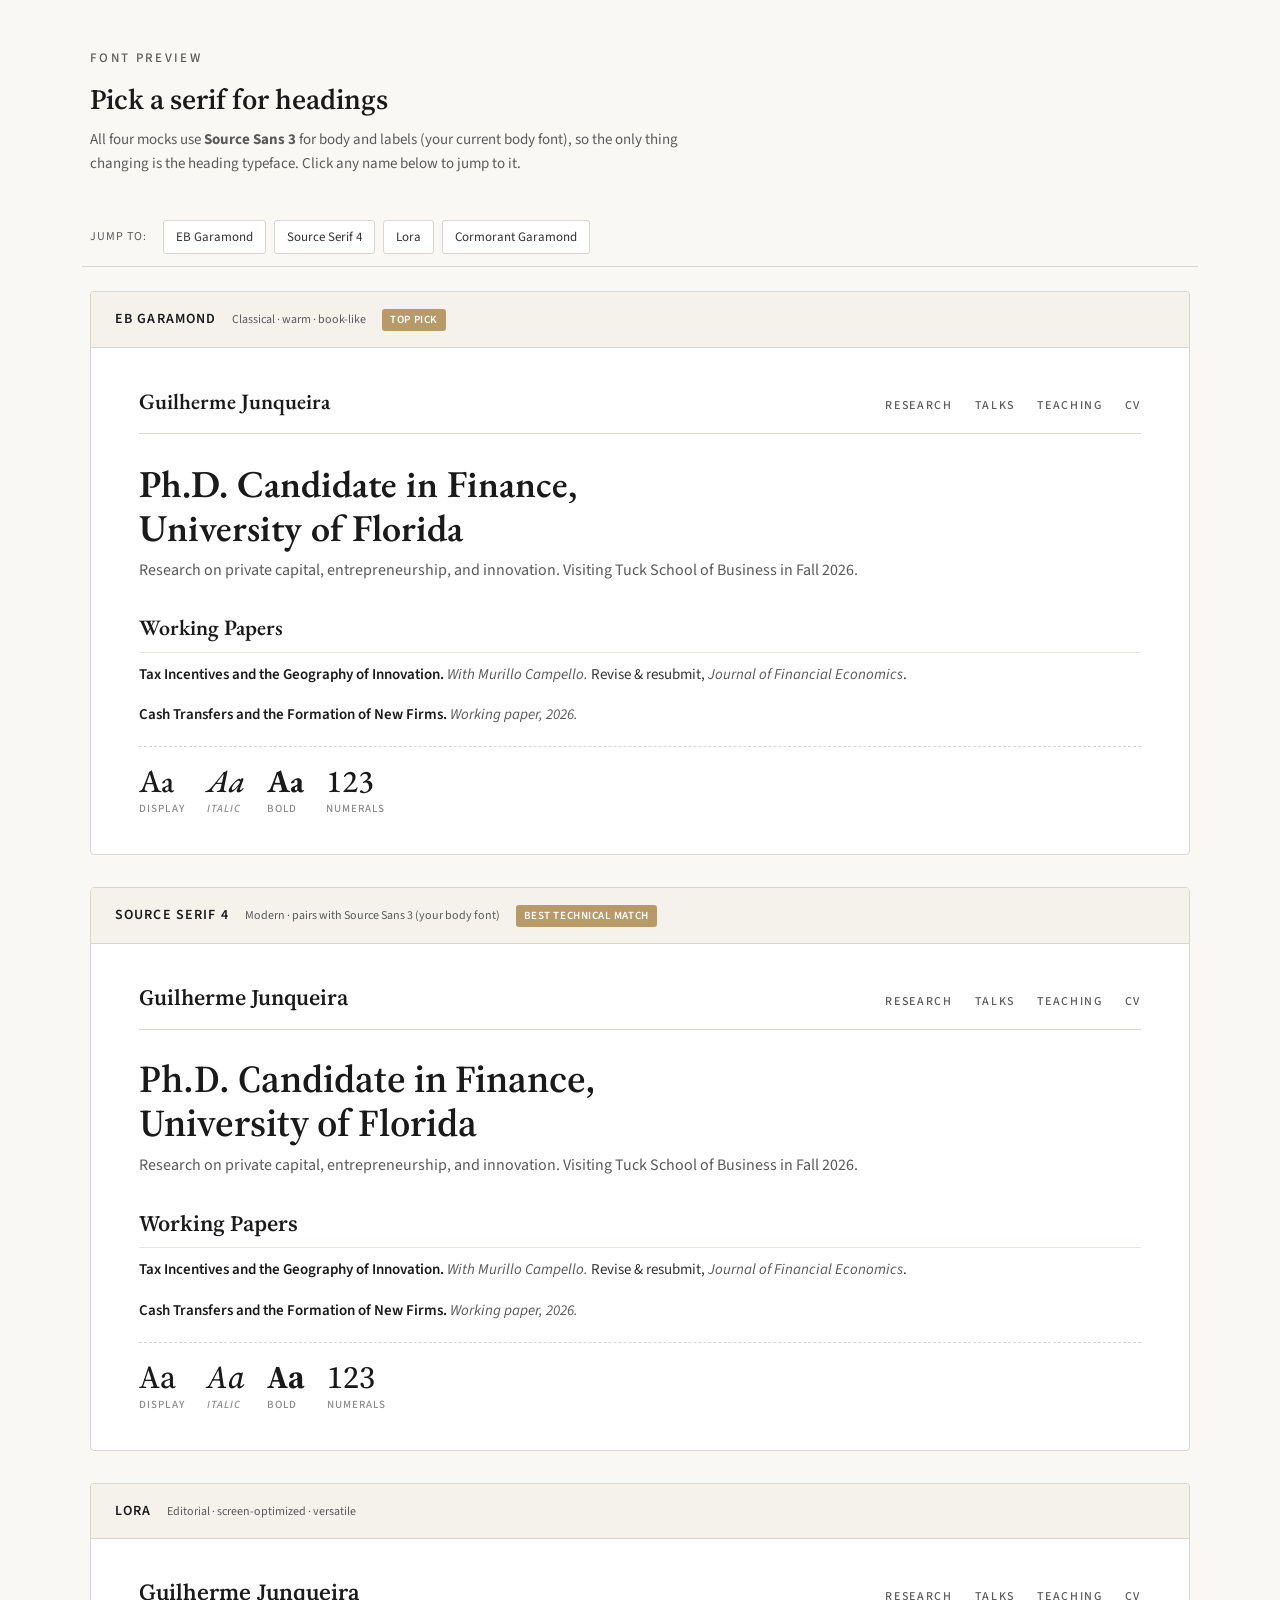
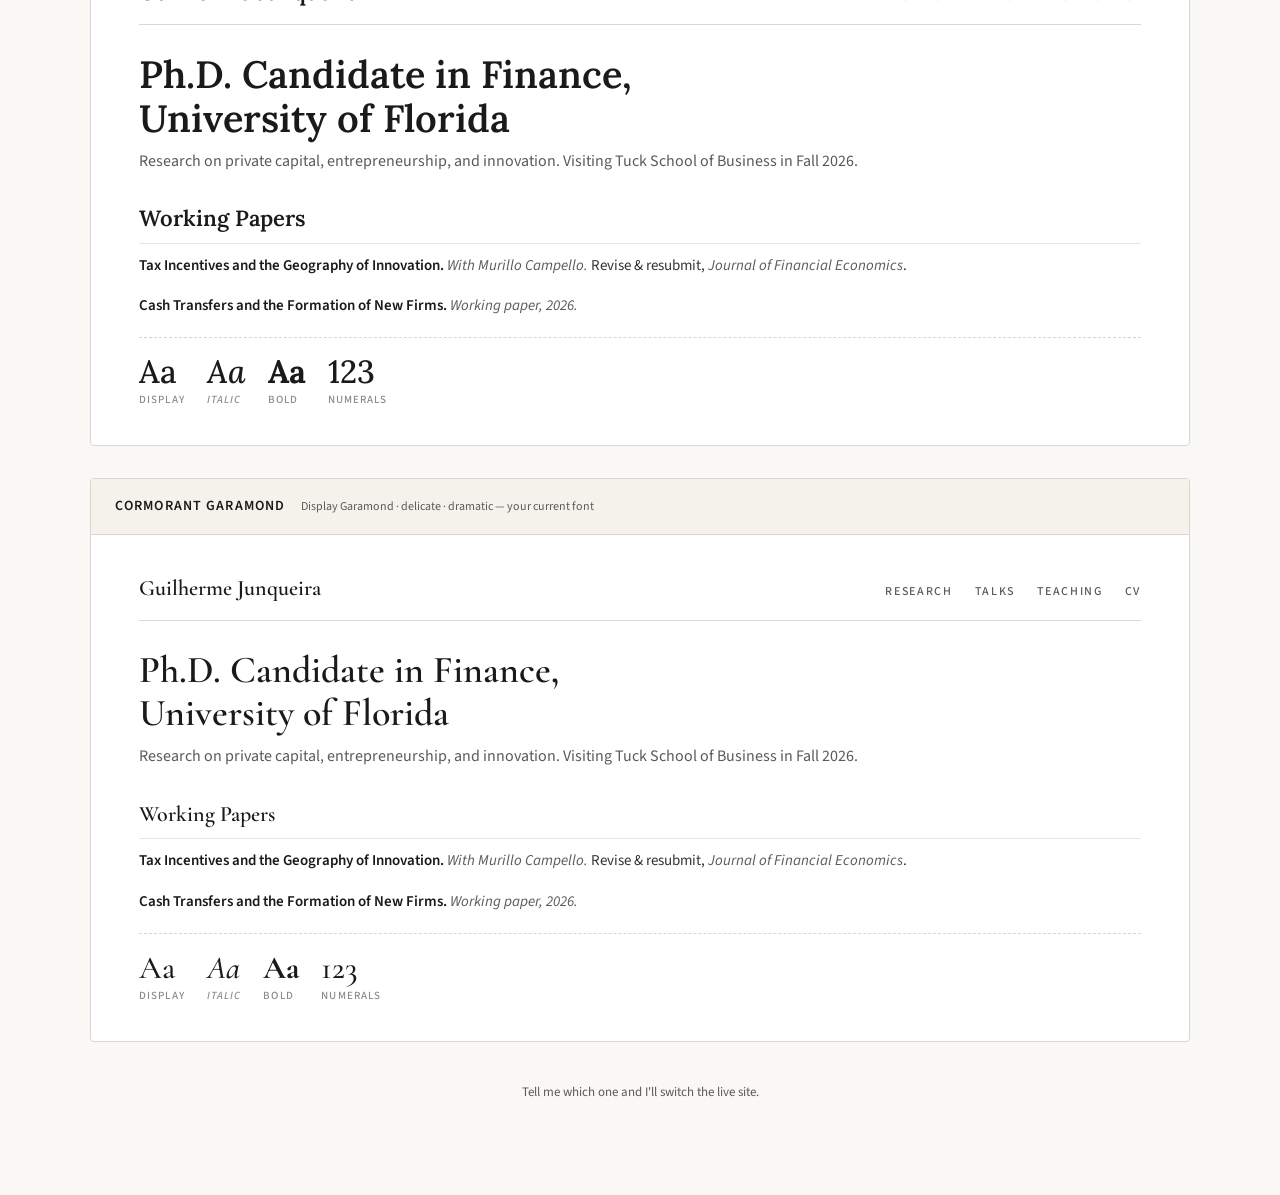
<file: font-preview.html>
<!doctype html>
<html lang="en">
<head>
<meta charset="utf-8" />
<meta name="viewport" content="width=device-width, initial-scale=1" />
<title>Font Preview — Guilherme Junqueira</title>
<link rel="preconnect" href="https://fonts.googleapis.com">
<link rel="preconnect" href="https://fonts.gstatic.com" crossorigin>
<link href="https://fonts.googleapis.com/css2?family=EB+Garamond:ital,wght@0,400;0,500;0,600;0,700;1,400;1,500&family=Source+Serif+4:opsz,wght@8..60,400;8..60,500;8..60,600;8..60,700&family=Lora:ital,wght@0,400;0,500;0,600;0,700;1,400;1,500&family=Cormorant+Garamond:ital,wght@0,400;0,500;0,600;0,700;1,400&family=Source+Sans+3:wght@300;400;500;600&display=swap" rel="stylesheet">
<style>
:root {
  --bg: #ffffff;
  --bg-soft: #faf8f4;
  --ink: #1a1a1a;
  --ink-2: #333333;
  --ink-3: #5a5a5a;
  --ink-4: #8a8a8a;
  --rule: #d8d6d0;
  --rule-soft: #e8e6e0;
  --accent: #b89968;
  --link: #2961a8;
  --sans: "Source Sans 3", -apple-system, "Helvetica Neue", Helvetica, Arial, sans-serif;
}
* { box-sizing: border-box; }
html, body {
  margin: 0; padding: 0; background: var(--bg-soft); color: var(--ink);
  font-family: var(--sans);
  font-size: 16px; line-height: 1.6;
  -webkit-font-smoothing: antialiased;
}
.wrap { max-width: 1180px; margin: 0 auto; padding: 48px 40px 80px; }
.hero {
  font-family: var(--sans); color: var(--ink-3); font-size: 13px;
  text-transform: uppercase; letter-spacing: 0.18em; font-weight: 500;
  margin-bottom: 8px;
}
.hero-title { font-family: "Source Serif 4", serif; font-size: 28px; color: var(--ink); margin: 0 0 6px; font-weight: 600; }
.hero-sub { color: var(--ink-3); font-size: 15px; margin: 0 0 32px; max-width: 600px; }

/* Card */
.opt {
  background: #fff;
  border: 1px solid var(--rule);
  border-radius: 4px;
  margin-bottom: 32px;
  overflow: hidden;
}
.opt-head {
  display: flex; align-items: baseline; gap: 16px; flex-wrap: wrap;
  padding: 16px 24px;
  background: #f5f2ec;
  border-bottom: 1px solid var(--rule);
}
.opt-name { font-family: var(--sans); font-weight: 600; font-size: 14px; letter-spacing: 0.08em; text-transform: uppercase; color: var(--ink); }
.opt-tag { font-family: var(--sans); font-size: 12px; color: var(--ink-3); }
.opt-rec { font-family: var(--sans); font-size: 11px; padding: 2px 8px; background: var(--accent); color: #fff; border-radius: 3px; letter-spacing: 0.05em; text-transform: uppercase; font-weight: 600; }

.opt-body { padding: 36px 48px 40px; }

/* The mini-mock layout */
.mock-nav {
  display: flex; justify-content: space-between; align-items: baseline;
  border-bottom: 1px solid var(--rule);
  padding-bottom: 14px; margin-bottom: 28px;
}
.mock-brand { font-size: 22px; font-weight: 600; color: var(--ink); }
.mock-navlinks { display: flex; gap: 22px; }
.mock-navlinks a { color: var(--ink-3); font-size: 12px; letter-spacing: 0.14em; text-transform: uppercase; font-weight: 500; text-decoration: none; font-family: var(--sans); }

.mock-h1 { font-size: 38px; font-weight: 600; line-height: 1.15; margin: 0 0 8px; color: var(--ink); }
.mock-sub { color: var(--ink-3); font-size: 16px; font-family: var(--sans); margin: 0 0 22px; line-height: 1.55; }

.mock-section-h { font-size: 22px; font-weight: 600; color: var(--ink); margin: 28px 0 10px; padding-bottom: 6px; border-bottom: 1px solid var(--rule-soft); }
.mock-paper {
  font-family: var(--sans); font-size: 15px; color: var(--ink-2); line-height: 1.65; margin: 0 0 16px;
}
.mock-paper b { color: var(--ink); font-weight: 600; }
.mock-paper em { color: var(--ink-3); }

.swatches {
  display: flex; flex-wrap: wrap; gap: 22px; margin-top: 18px; padding-top: 18px;
  border-top: 1px dashed var(--rule);
}
.sw { font-size: 32px; line-height: 1; color: var(--ink); font-weight: 500; }
.sw small { display: block; font-family: var(--sans); font-size: 11px; color: var(--ink-4); text-transform: uppercase; letter-spacing: 0.1em; margin-top: 6px; font-weight: 500; }

/* Per-option font assignments — only applied to mock-* elements (not nav/labels) */
.opt-eb     .mock-brand, .opt-eb     .mock-h1, .opt-eb     .mock-section-h, .opt-eb     .sw { font-family: "EB Garamond", Georgia, serif; }
.opt-source .mock-brand, .opt-source .mock-h1, .opt-source .mock-section-h, .opt-source .sw { font-family: "Source Serif 4", Georgia, serif; }
.opt-lora   .mock-brand, .opt-lora   .mock-h1, .opt-lora   .mock-section-h, .opt-lora   .sw { font-family: "Lora", Georgia, serif; }
.opt-corm   .mock-brand, .opt-corm   .mock-h1, .opt-corm   .mock-section-h, .opt-corm   .sw { font-family: "Cormorant Garamond", Georgia, serif; }

/* The chooser at top */
.toolbar { position: sticky; top: 0; z-index: 10; background: var(--bg-soft); padding: 12px 0 12px; margin: 0 -8px 24px; border-bottom: 1px solid var(--rule); display: flex; gap: 8px; flex-wrap: wrap; align-items: center; padding-left: 8px; padding-right: 8px; }
.toolbar span { font-family: var(--sans); font-size: 12px; color: var(--ink-3); margin-right: 8px; text-transform: uppercase; letter-spacing: 0.08em; }
.toolbar a { font-family: var(--sans); font-size: 13px; color: var(--ink-2); padding: 6px 12px; border: 1px solid var(--rule); border-radius: 3px; text-decoration: none; background: #fff; }
.toolbar a:hover { background: var(--accent); color: #fff; border-color: var(--accent); }

@media (max-width: 720px) {
  .opt-body { padding: 24px 22px 28px; }
  .mock-h1 { font-size: 30px; }
  .swatches { gap: 14px; }
}
</style>
</head>
<body>
<div class="wrap">
  <div class="hero">Font preview</div>
  <h1 class="hero-title">Pick a serif for headings</h1>
  <p class="hero-sub">All four mocks use <b>Source Sans 3</b> for body and labels (your current body font), so the only thing changing is the heading typeface. Click any name below to jump to it.</p>

  <div class="toolbar">
    <span>Jump to:</span>
    <a href="#eb">EB Garamond</a>
    <a href="#source">Source Serif 4</a>
    <a href="#lora">Lora</a>
    <a href="#corm">Cormorant Garamond</a>
  </div>

  <!-- ============ EB GARAMOND ============ -->
  <div class="opt opt-eb" id="eb">
    <div class="opt-head">
      <span class="opt-name">EB Garamond</span>
      <span class="opt-tag">Classical · warm · book-like</span>
      <span class="opt-rec">Top pick</span>
    </div>
    <div class="opt-body">
      <div class="mock-nav">
        <div class="mock-brand">Guilherme Junqueira</div>
        <div class="mock-navlinks"><a>Research</a><a>Talks</a><a>Teaching</a><a>CV</a></div>
      </div>
      <h2 class="mock-h1">Ph.D. Candidate in Finance,<br>University of Florida</h2>
      <p class="mock-sub">Research on private capital, entrepreneurship, and innovation. Visiting Tuck School of Business in Fall 2026.</p>
      <h3 class="mock-section-h">Working Papers</h3>
      <p class="mock-paper"><b>Tax Incentives and the Geography of Innovation.</b> <em>With Murillo Campello.</em> Revise & resubmit, <em>Journal of Financial Economics</em>.</p>
      <p class="mock-paper"><b>Cash Transfers and the Formation of New Firms.</b> <em>Working paper, 2026.</em></p>
      <div class="swatches">
        <div class="sw">Aa<small>Display</small></div>
        <div class="sw" style="font-style:italic">Aa<small>Italic</small></div>
        <div class="sw" style="font-weight:700">Aa<small>Bold</small></div>
        <div class="sw">123<small>Numerals</small></div>
      </div>
    </div>
  </div>

  <!-- ============ SOURCE SERIF 4 ============ -->
  <div class="opt opt-source" id="source">
    <div class="opt-head">
      <span class="opt-name">Source Serif 4</span>
      <span class="opt-tag">Modern · pairs with Source Sans 3 (your body font)</span>
      <span class="opt-rec">Best technical match</span>
    </div>
    <div class="opt-body">
      <div class="mock-nav">
        <div class="mock-brand">Guilherme Junqueira</div>
        <div class="mock-navlinks"><a>Research</a><a>Talks</a><a>Teaching</a><a>CV</a></div>
      </div>
      <h2 class="mock-h1">Ph.D. Candidate in Finance,<br>University of Florida</h2>
      <p class="mock-sub">Research on private capital, entrepreneurship, and innovation. Visiting Tuck School of Business in Fall 2026.</p>
      <h3 class="mock-section-h">Working Papers</h3>
      <p class="mock-paper"><b>Tax Incentives and the Geography of Innovation.</b> <em>With Murillo Campello.</em> Revise & resubmit, <em>Journal of Financial Economics</em>.</p>
      <p class="mock-paper"><b>Cash Transfers and the Formation of New Firms.</b> <em>Working paper, 2026.</em></p>
      <div class="swatches">
        <div class="sw">Aa<small>Display</small></div>
        <div class="sw" style="font-style:italic">Aa<small>Italic</small></div>
        <div class="sw" style="font-weight:700">Aa<small>Bold</small></div>
        <div class="sw">123<small>Numerals</small></div>
      </div>
    </div>
  </div>

  <!-- ============ LORA ============ -->
  <div class="opt opt-lora" id="lora">
    <div class="opt-head">
      <span class="opt-name">Lora</span>
      <span class="opt-tag">Editorial · screen-optimized · versatile</span>
    </div>
    <div class="opt-body">
      <div class="mock-nav">
        <div class="mock-brand">Guilherme Junqueira</div>
        <div class="mock-navlinks"><a>Research</a><a>Talks</a><a>Teaching</a><a>CV</a></div>
      </div>
      <h2 class="mock-h1">Ph.D. Candidate in Finance,<br>University of Florida</h2>
      <p class="mock-sub">Research on private capital, entrepreneurship, and innovation. Visiting Tuck School of Business in Fall 2026.</p>
      <h3 class="mock-section-h">Working Papers</h3>
      <p class="mock-paper"><b>Tax Incentives and the Geography of Innovation.</b> <em>With Murillo Campello.</em> Revise & resubmit, <em>Journal of Financial Economics</em>.</p>
      <p class="mock-paper"><b>Cash Transfers and the Formation of New Firms.</b> <em>Working paper, 2026.</em></p>
      <div class="swatches">
        <div class="sw">Aa<small>Display</small></div>
        <div class="sw" style="font-style:italic">Aa<small>Italic</small></div>
        <div class="sw" style="font-weight:700">Aa<small>Bold</small></div>
        <div class="sw">123<small>Numerals</small></div>
      </div>
    </div>
  </div>

  <!-- ============ CORMORANT GARAMOND ============ -->
  <div class="opt opt-corm" id="corm">
    <div class="opt-head">
      <span class="opt-name">Cormorant Garamond</span>
      <span class="opt-tag">Display Garamond · delicate · dramatic — your current font</span>
    </div>
    <div class="opt-body">
      <div class="mock-nav">
        <div class="mock-brand">Guilherme Junqueira</div>
        <div class="mock-navlinks"><a>Research</a><a>Talks</a><a>Teaching</a><a>CV</a></div>
      </div>
      <h2 class="mock-h1">Ph.D. Candidate in Finance,<br>University of Florida</h2>
      <p class="mock-sub">Research on private capital, entrepreneurship, and innovation. Visiting Tuck School of Business in Fall 2026.</p>
      <h3 class="mock-section-h">Working Papers</h3>
      <p class="mock-paper"><b>Tax Incentives and the Geography of Innovation.</b> <em>With Murillo Campello.</em> Revise & resubmit, <em>Journal of Financial Economics</em>.</p>
      <p class="mock-paper"><b>Cash Transfers and the Formation of New Firms.</b> <em>Working paper, 2026.</em></p>
      <div class="swatches">
        <div class="sw">Aa<small>Display</small></div>
        <div class="sw" style="font-style:italic">Aa<small>Italic</small></div>
        <div class="sw" style="font-weight:700">Aa<small>Bold</small></div>
        <div class="sw">123<small>Numerals</small></div>
      </div>
    </div>
  </div>

  <p style="text-align:center; color:var(--ink-3); font-size:13px; margin-top:40px;">Tell me which one and I'll switch the live site.</p>
</div>
</body>
</html>
</file>
